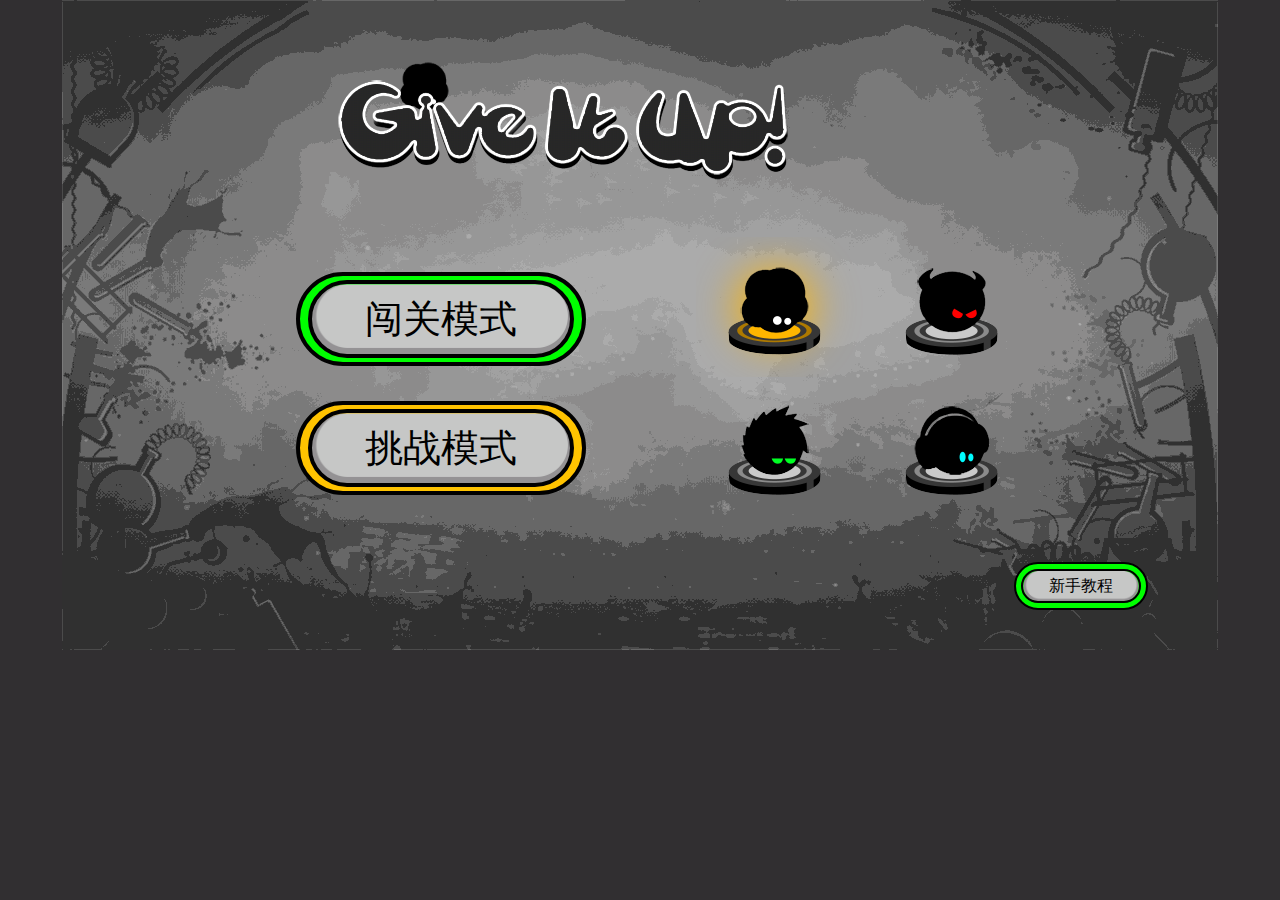
<file: static/lnkjumpIndex.html>
﻿<!DOCTYPE html>
<html>
<head>
<meta charset="UTF-8">
<title>永不放弃Never give up www.bootstrapmb.com</title>
<link rel="shortcut icon" href="./images/lnkjumpGame/images/favicon.ico"/>
<link type="text/css" rel="stylesheet" href="./css/lnkjump.css"/>
</head>
<body>
<div id="background">
	<div class="box index">
		<div class="header">
			<span class="toRight"></span>
			<span class="toLeft"></span>
			<span class="spatter"></span>
		</div>
		<div class="below">
			<div class="btns">
				<span class="btn">
				<i class="normalMode">闯关模式</i>
				</span>
				<span class="btn">
				<i class="challengeMode">挑战模式</i>
				</span>
			</div>
			<div class="character">
				<div class="white">
					<em></em>
					<span class="whiteC"></span>
				</div>
				<div class="red">
					<em></em>
					<span class="redC"></span>
				</div>
				<div class="green">
					<em></em>
					<span class="greenC"></span>
				</div>
				<div class="blue">
					<em></em>
					<span class="blueC"></span>
				</div>
			</div>
		</div>
		<span class="new">
		<i>新手教程</i>
		</span>
	</div>
	<div class="box dead">
		<div class="bg">
		</div>
		<div class="dot">
		</div>
		<div class="monster">
			<em></em>
			<em></em>
		</div>
		<div class="progress">
			 33%
		</div>
		<div class="btns">
			<span class="replay">
			<i></i>
			</span>
			<span class="next">
			<i></i>
			</span>
		</div>
		<div class="menu">
			<span></span>
		</div>
		<audio src="./audios/lnkjumpGame/music/shakeeyes.wav" preload="auto"></audio>
	</div>
	<div class="box victory">
		<div class="bg1">
		</div>
		<div class="bg2">
		</div>
		<div class="right">
			<div class="trigger">
				<div class="glass">
					<div class="ink">
						<i></i>
					</div>
				</div>
				<div class="water">
				</div>
			</div>
			<div class="character">
			</div>
			<div class="plate">
			</div>
			<div class="stars">
			</div>
		</div>
		<div class="progress">
			 100%
		</div>
		<div class="btns">
			<span class="replay">
			<i></i>
			</span>
			<span class="next">
			<i></i>
			</span>
		</div>
		<div class="menu">
			<span></span>
		</div>
	</div>
	<div class="box level">
		<h2>牛刀小试</h2>
		<div class="chooseLevel">
			<div>
			</div>
			<div>
			</div>
			<div>
			</div>
			<div>
			</div>
			<div>
			</div>
			<div>
			</div>
			<div>
			</div>
			<div>
			</div>
			<div>
			</div>
		</div>
		<div class="menu">
			<span></span>
		</div>
	</div>
	<div class="box main">
		<div class="explain">
			<p class="pattern">
			</p>
			<p class="point">
			</p>
		</div>
		<div class="percentage">
		</div>
		<div class="space">
			<span>!</span>
			<p>
				 空格准备
			</p>
		</div>
		<div id="boss">
			<div class="div">
			</div>
		</div>
		<div class="trigger">
			<div class="glass">
				<div class="lnk">
				</div>
			</div>
			<div class="water">
			</div>
		</div>
		<ul id="content">
		</ul>
		<div class="mainMenu">
			<span></span>
		</div>
	</div>
	<div class="transiton" style="display: none">
		<span></span>
		<span></span>
		<span></span>
		<span></span>
		<span></span>
		<span></span>
		<span></span>
		<span></span>
	</div>
</div>
<!---背景音乐-->
<audio src="./audios/lnkjumpGame/music/bgm_01.mp3" id="bgm" preload="auto" loop></audio>
<audio src="./audios/lnkjumpGame/music/nbgm_01.mp3" id="nbgm" preload="auto"></audio>
<audio src="./audios/lnkjumpGame/music/jbgm_01.mp3" id="jbgm" preload="auto"></audio>
<audio src="./audios/lnkjumpGame/music/sbgm.wav" id="sbgm" preload="auto"></audio>
<audio src="./audios/lnkjumpGame/music/gbgm_01.mp3" id="gbgm" preload="auto"></audio>
<audio src="./audios/lnkjumpGame/music/cbgm_01.mp3" id="cbgm" preload="auto"></audio>
<audio src="./audios/lnkjumpGame/music/normal_01.mp3" id="normal" preload="auto" loop></audio>
<audio src="./audios/lnkjumpGame/music/gulu_01.mp3" id="gulu" preload="auto" loop></audio>
<script src="./js/lnkjumpGame/data.js" type="text/javascript" charset="utf-8"></script>
<script src="./js/lnkjumpGame/Mtween.js" type="text/javascript" charset="utf-8"></script>
<script src="./js/lnkjumpGame/index.js" type="text/javascript" charset="utf-8"></script>
</body>
</html>
</file>
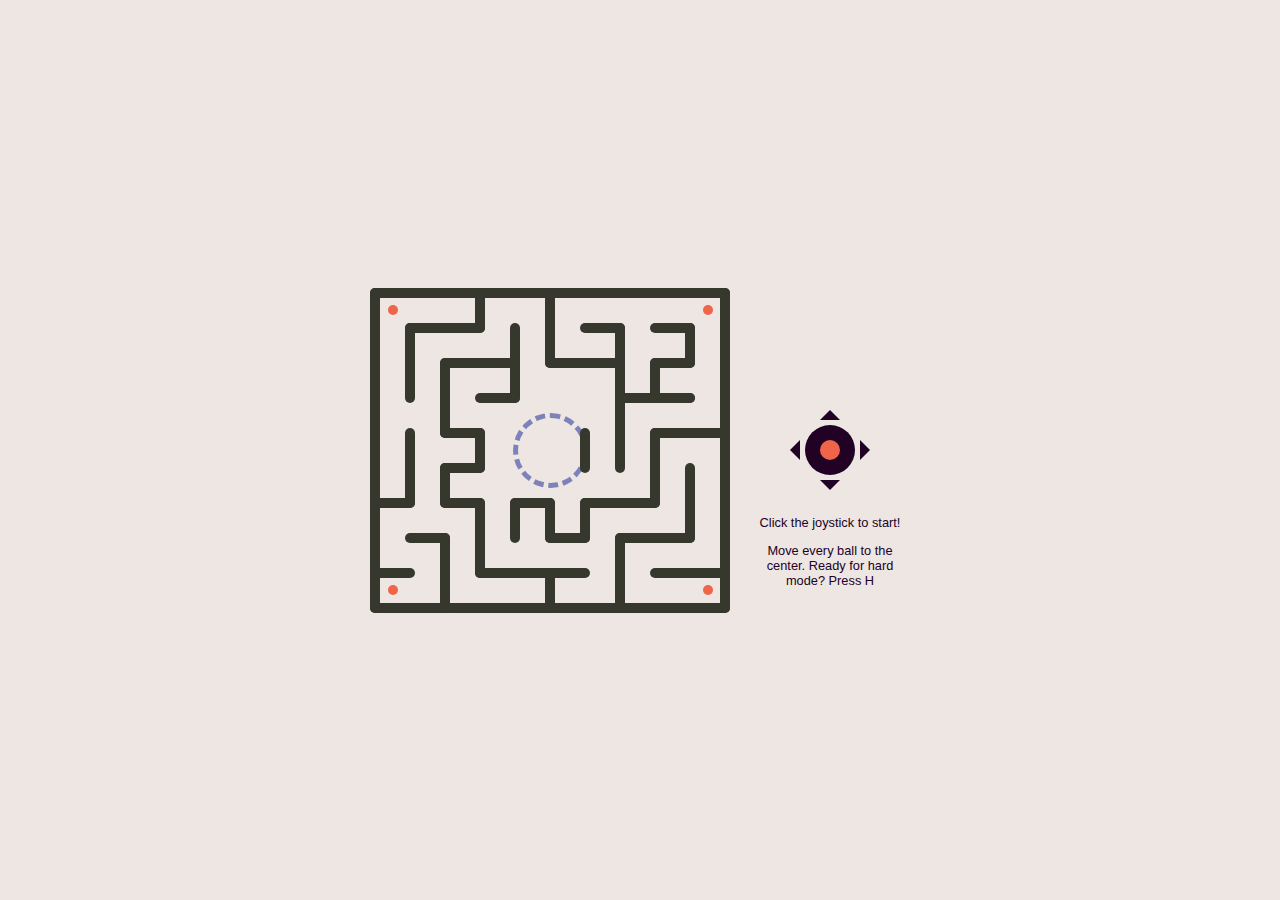
<file: static/mazeIndex.html>
﻿<!DOCTYPE html>
<html lang="en" >
<head>
  <meta charset="UTF-8">
  <title>简单的小球迷宫js小游戏代码 www.bootstrapmb.com</title>
  <link rel="stylesheet" href="./css/mazeGame.css">

</head>
<body>
<!-- partial:index.partial.html -->
<div id="center">
  <div id="game">
    <div id="maze">
      <div id="end"></div>
    </div>
    <div id="joystick">
      <div class="joystick-arrow"></div>
      <div class="joystick-arrow"></div>
      <div class="joystick-arrow"></div>
      <div class="joystick-arrow"></div>
      <div id="joystick-head"></div>
    </div>
    <div id="note">
      Click the joystick to start!
      <p>Move every ball to the center. Ready for hard mode? Press H</p>
    </div>
  </div>
</div>
 
 
<!-- partial -->
  <script  src="./js/mazeGame.js"></script>

</body>
</html>
</file>
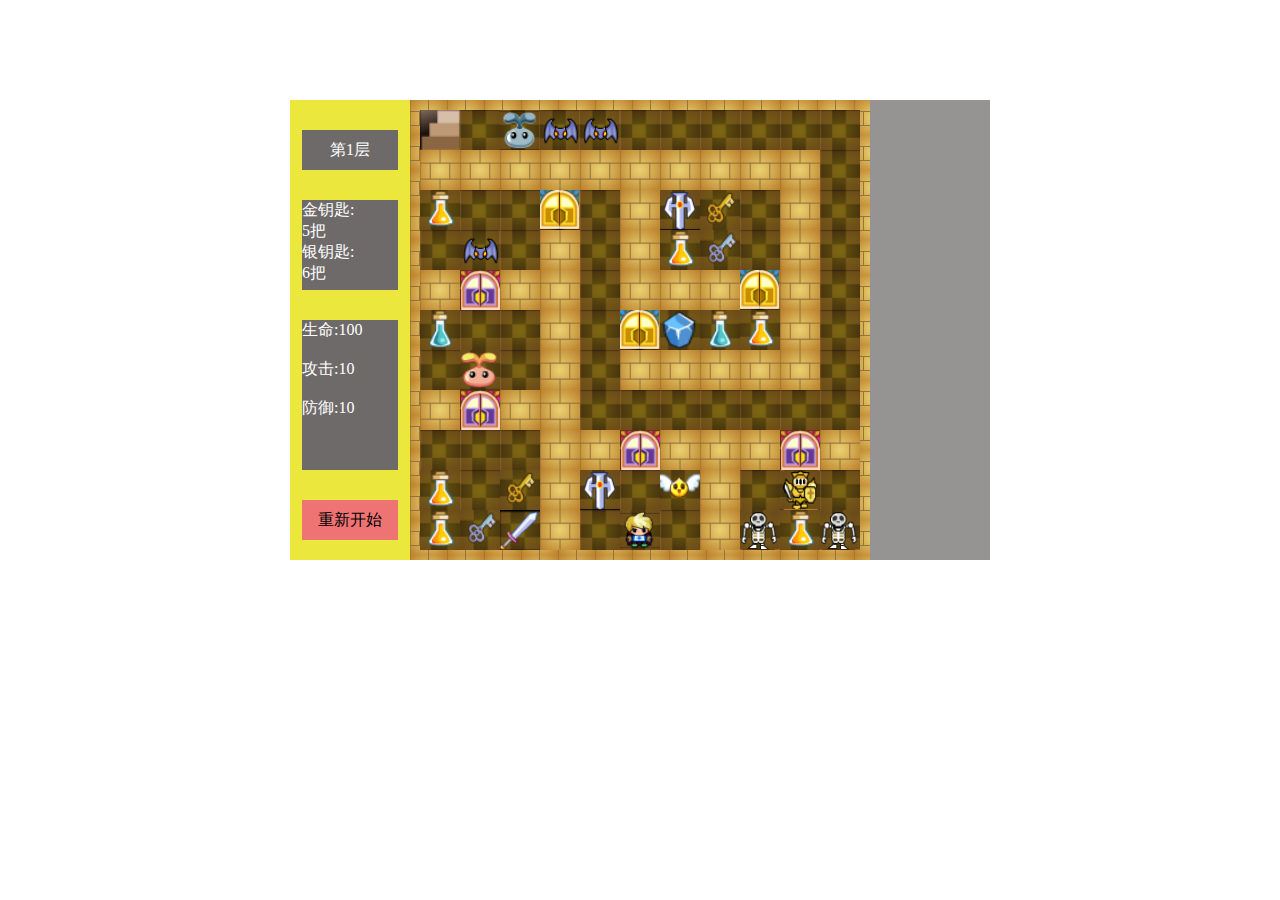
<file: static/motaIndex.html>
<!DOCTYPE html>
<html lang="en">
<head>
<meta charset="UTF-8">
<meta name="viewport" content="width=device-width, initial-scale=1.0">
<meta http-equiv="X-UA-Compatible" content="ie=edge">
<title>Document</title>
<link rel="stylesheet" href="./css/mota.css">
</head>

<body>

<div class="center"></div>

<script src="./js/mota.js"></script>

</body>
</html>
</file>
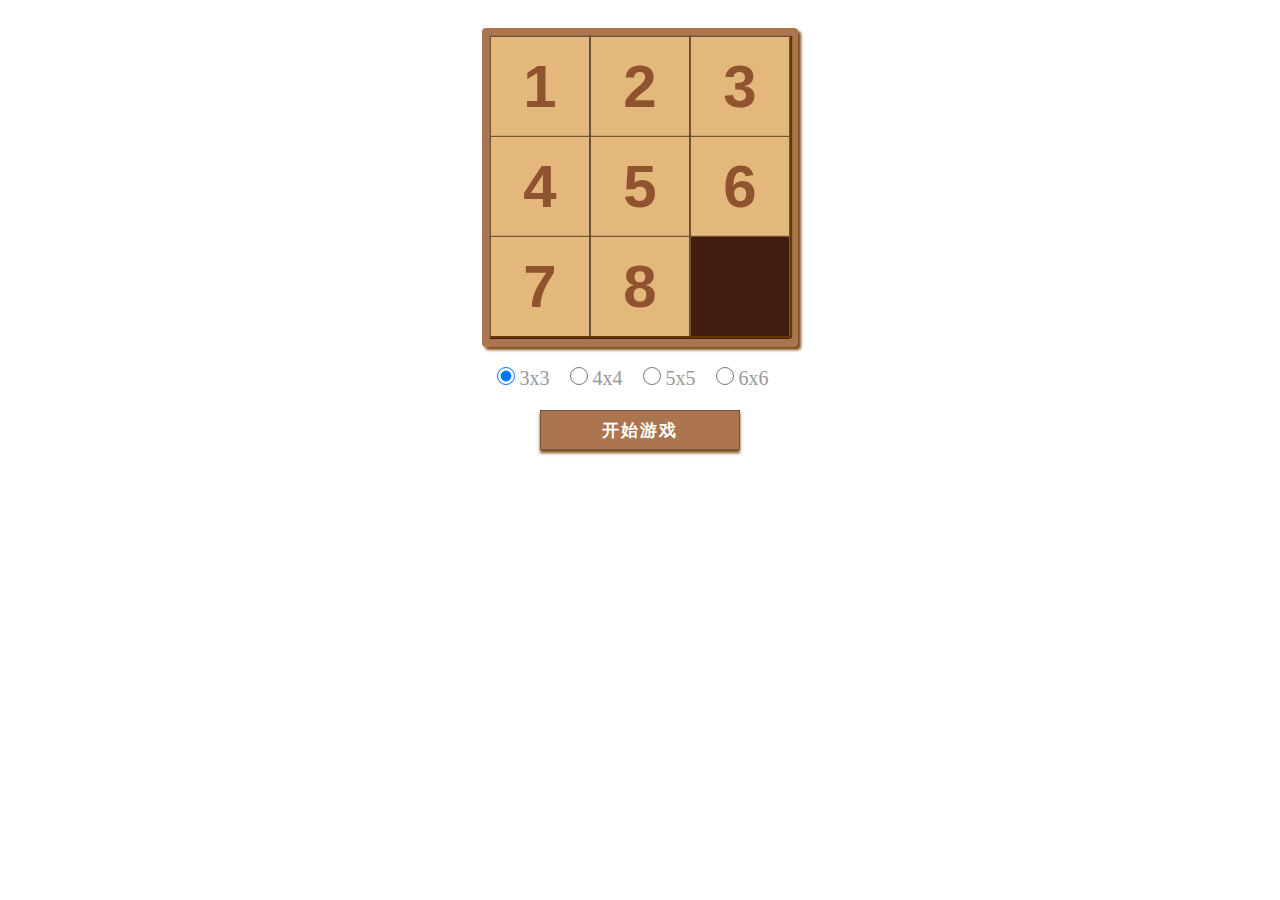
<file: static/sudokuIndex.html>
<!DOCTYPE html>
<html>
<head>
<meta name="viewport" content="width=device-width,initial-scale=1,target-densitydpi=high-dpi,user-scalable=yes">
<meta name="apple-mobile-web-app-status-bar-style" content="black">
<meta name="keywords" content="数字华容道, jQuery在线小游戏, 中国益智游戏, " />
<meta name="description" content="数字华容道, jQuery在线小游戏, 中国益智游戏, " />
<meta name="author" content="对方正在输入...." />
<meta name="Copyright" content="对方正在输入...." />
<meta name="renderer" content="webkit">
<meta name="application-name" content="lvbee" />
<meta charset="UTF-8">
<meta http-equiv="Content-Type" content="text/html; charset=UTF-8">
<meta http-equiv="X-UA-Compatible" content="IE=edge" />
<title>数字华容道</title>
<link href="./css/klotski.css" rel="stylesheet" type="text/css" />
</head>
<body>
	<div style="padding: 20px; text-align: center;">
		<div data-klotski></div>
		<div class="opt-desc">
			<span>
				<input type="radio" name="radix" value="3" checked="checked" />
				3x3
			</span>
			<span>
				<input type="radio" name="radix" value="4" />
				4x4
			</span>
			<span>
				<input type="radio" name="radix" value="5" />
				5x5
			</span>
			<span>
				<input type="radio" name="radix" value="6" />
				6x6
			</span>
		</div>
		<button type="button" class="start">开始游戏</button>
	</div>
</body>
<script src="js/jquery.min.js"></script>
<script type="text/javascript" src="./js/klotski.js"></script>
<script type="text/javascript">
	$(function() {
		var $btn = $('.start');

		var myKlotski = new Klotski('[data-klotski]', $btn);

		$btn.click(function() {
			myKlotski.restart($('[name="radix"]:checked').val());
		});
	});
</script>
</html>
</file>
<file: static/css/lnkjump.css>
* {
  margin: 0;
  padding: 0;
  list-style: none;
  text-decoration: none;
  font-style: normal;
  font-weight: normal;
  font-family: "hupo", "微软雅黑";
}
body {
  background: #312f31;
    overflow: hidden;
}
#background{
  width: 1156px;
  height: 650px;
  margin: 0 auto;
}
.box {
  width: 1156px;
  height: 650px;
  margin: 0 auto;
}
.replay,
.next {
  float: left;
  border-radius: 50%;
  background: #00FF00;
  width: 160px;
  height: 160px;
  background: url(../images/lnkjumpGame/images/btn1.png) no-repeat center;
  background-size: 100% ;
  margin-right: 8px;
  display: flex;
  padding-bottom: 10px;
  align-items: center;
  justify-content: center;
  z-index: 200;
}
.replay i,
.next i {
  display: block;
  position: absolute;
}
.replay i {
  width: 65px;
  height: 68px;
  background: url(../images/lnkjumpGame/images/replay.png) no-repeat center;
}
.replay.selected,
.next.selected {
  background: url(../images/lnkjumpGame/images/btnselect2.png) no-repeat center;
  background-size: 100% ;
}
.next i {
  width: 92px;
  height: 42px;
  background: url(../images/lnkjumpGame/images/next.png) no-repeat center;
}
.progress {
  position: absolute;
  font-size: 106px;
  top: 145px;
  right: -303px;
  font-weight: bold;
  -webkit-text-stroke: 3px #000;
  color: #d8bbbc;
}
.menu {
  display: block;
  box-sizing: border-box;
  border: 2px solid #000;
  border-radius: 50%;
  width: 76px;
  height: 76px;
  position: absolute;
  bottom: 20px;
  right: -76px;
  padding: 3px;
  background: #ffc300;
  cursor: pointer;
  z-index: 20;
}
.menu span {
  display: block;
  width: 66px;
  height: 66px;
  box-sizing: border-box;
  border: 2px solid #000;
  border-radius: 50%;
  background: url(../images/lnkjumpGame/images/menu.png) no-repeat center;
}
.index {
  background: url(../images/lnkjumpGame/images/bg.png) no-repeat center;
  position: relative;
  overflow: hidden;
}
.index .header {
  height: 237px;
  position: relative;
}
.index .header span {
  display: block;
  position: absolute;
}
.index .header .toLeft {
  animation: toleft 1s forwards;
}
.index .header .toRight {
  animation: toright 1s forwards;
}
.index .header span:nth-of-type(1) {
  width: 602px;
  height: 100px;
  left: -600px;
  top: 80px;
  background: url(../images/lnkjumpGame/images/logo.png) no-repeat center;
  z-index: 99;
}
.index .header span:nth-of-type(2) {
  width: 75px;
  height: 98px;
  right: -175px;
  top: 80px;
  background: url(../images/lnkjumpGame/images/3.png) no-repeat center;
  z-index: 99;
}
.index .header span:nth-of-type(3) {
  width: 326px;
  height: 278px;
  right: 165px;
  top: -50px;
  background: url(../images/lnkjumpGame/images/spatter.png) no-repeat center;
  display: none;
}
.index .boss {
  width: 50px;
  height: 50px;
  background: url("../images/lnkjumpGame/images/white.png") no-repeat;
  background-size: 100%;
  position: absolute;
  left: 300px;
  top: 80px;
}
.index .bubble {
  position: absolute;
  background: black;
}
.index .below {
  overflow: hidden;
  width: 770px;
  margin-left: 234px;
  position: relative;
}
.index .btns {
  float: left;
  margin-right: 110px;
}
.index .btn {
  display: block;
  box-sizing: border-box;
  margin-top: 35px;
  height: 94px;
  width: 290px;
  border: 4px solid #000;
  border-radius: 50px;
  padding: 4px 8px;
  cursor: pointer;
}
.index .btn:nth-of-type(1) {
  background: #0f0;
}
.index .btn:nth-of-type(2) {
  background: #ffc300;
}
.index .btn i {
  display: block;
  box-sizing: border-box;
  border: 4px solid #000000;
  height: 78px;
  border-radius: 39px;
  background: url(../images/lnkjumpGame/images/btn.png) no-repeat center;
  text-align: center;
  line-height: 70px;
  font-size: 38px;
  font-family: "hupo";
}
.index .btn:nth-of-type(1).selected i {
  background: url(../images/lnkjumpGame/images/btnselect.png) no-repeat center;
}
.index .btn:nth-of-type(2).selected i {
  background: url(../images/lnkjumpGame/images/btnselect1.png) no-repeat center;
}
.index .character {
  float: left;
  width: 363px;
  overflow: hidden;
}
.index .character div {
  float: left;
  width: 113px;
  padding: 10px 32px 0;
  height: 130px ;
  position: relative;
  cursor: pointer;
}
.index .character div:nth-of-type(1).selected {
  background: url(../images/lnkjumpGame/images/wbg.png) no-repeat -10px center;
  background-size: 100% ;
}
.index .character div:nth-of-type(1).selected em {
  background: url(../images/lnkjumpGame/images/wselect.png) no-repeat center;
}
.index .character div:nth-of-type(2).selected {
  background: url(../images/lnkjumpGame/images/rbg.png) no-repeat -10px center;
  background-size: 95%;
}
.index .character div:nth-of-type(2).selected em {
  background: url(../images/lnkjumpGame/images/rselect.png) no-repeat center;
}
.index .character div:nth-of-type(3).selected {
  background: url(../images/lnkjumpGame/images/gbg.png) no-repeat -10px center;
  background-size: 95% ;
}
.index .character div:nth-of-type(3).selected em {
  background: url(../images/lnkjumpGame/images/gselect.png) no-repeat center;
}
.index .character div:nth-of-type(4).selected {
  background: url(../images/lnkjumpGame/images/bbg.png) no-repeat -10px center;
  background-size: 95% ;
}
.index .character div:nth-of-type(4).selected em {
  background: url(../images/lnkjumpGame/images/bselect.png) no-repeat center;
}
.index .character em {
  position: absolute;
  display: block;
  background: url(../images/lnkjumpGame/images/plate.png) no-repeat center;
  width: 93px;
  height: 39px;
  bottom: 22px;
}
.index .character span {
  display: block;
  width: 93px;
  height: 70px;
  position: absolute;
  bottom: 42px;
}
.index .character .whiteC {
  background: url(../images/lnkjumpGame/images/white.png) no-repeat center;
}
.index .character .redC {
  background: url(../images/lnkjumpGame/images/red.png) no-repeat center;
}
.index .character .greenC {
  background: url(../images/lnkjumpGame/images/green.png) no-repeat center;
}
.index .character .blueC {
  background: url(../images/lnkjumpGame/images/blue.png) no-repeat center;
}
.index .new {
  display: block;
  position: absolute;
  right: 70px;
  bottom: 40px;
  font-weight: normal;
  width: 120px;
  height: 34px;
  padding: 5px;
  background: #00FF00;
  border: 2px solid #000000;
  border-radius: 30px;
  cursor: pointer;
}
.index .new i {
  display: block;
  text-align: center;
  line-height: 30px;
  border: 2px solid #000000;
  border-radius: 17px;
  background: url(../images/lnkjumpGame/images/btn.png) no-repeat center;
  background-size: 100% ;
}
.index .new.selected i {
  background: url(../images/lnkjumpGame/images/btnselect.png) no-repeat center;
  background-size: 100% ;
}
.dead {
  background: url(../images/lnkjumpGame/images/bg.png) no-repeat center;
  position: relative;
  font-family: "hupo";
  overflow: hidden;
}
.dead .bg {
  position: absolute;
  left: 350px;
  bottom: 250px;
  width: 0;
  height: 0;
  border-radius: 50%;
  background: rgba(205, 50, 50, 0.4);
}
.dead .monster {
  position: absolute;
  width: 294px;
  height: 350px;
  background: url(../images/lnkjumpGame/images/dead.png) no-repeat center;
  background-size: 100% ;
  top: 230px;
  left: 230px;
}
.dead .monster em {
  background: #fff;
  width: 13px;
  height: 10px;
  display: block;
  border-radius: 50%;
  position: absolute;
  left: 140px ;
  top: 100px;
}
.dead .monster em:nth-of-type(2) {
  width: 11px;
  left: 120px;
}
@keyframes movedown {
  from {
    top: 230px;
  }
  to {
    top: 330px;
  }
}
.dead .moveDown {
  animation: movedown 8s 0.5s forwards;
}
.dead .dot {
  position: absolute;
  width: 510px;
  height: 440px;
  background: url(../images/lnkjumpGame/images/dot.png) no-repeat center;
  left: 180px;
  top: 20px;
}
.dead .btns {
  position: absolute;
  bottom: 170px;
  right: -336px;
}
.victory {
  background: url(../images/lnkjumpGame/images/bg.png) no-repeat center;
  position: relative;
  overflow: hidden;
  z-index: 1;
}
@keyframes rotats {
  from {
    transform: rotate(0deg);
  }
  to {
    transform: rotate(360deg);
  }
}
@keyframes rotats1 {
  from {
    transform: rotate(0deg);
  }
  to {
    transform: rotate(-360deg);
  }
}
.victory .bg1 {
  width: 3000px;
  height: 3000px;
  position: absolute;
  z-index: 2;
  background: url(../images/lnkjumpGame/images/light.png) no-repeat;
  background-size: 100% ;
  left: -1075px;
  top: -470px;
  opacity: 0.2;
  transform-origin: 1475px 910px;
  animation: rotats 7s linear infinite;
}
.victory .bg2 {
  width: 3000px;
  height: 3000px;
  left: -1075px;
  top: -470px;
  position: absolute;
  z-index: 3;
  background: url(../images/lnkjumpGame/images/light.png) no-repeat;
  background-size: 100% ;
  opacity: 0.1;
  transform-origin: 1475px 910px;
  animation: rotats1 7s linear infinite;
}
.victory .right {
  width: 550px;
  height: 650px;
  position: absolute;
  z-index: 11;
}
.victory .right .trigger {
  background: url("../images/lnkjumpGame/images/machine.png") no-repeat;
  width: 277px;
  height: 328px;
  position: absolute;
  right: 0;
  top: 0px;
  z-index: 89;
}
.victory .right .glass {
  position: absolute;
  width: 76px;
  height: 76px;
  left: 87px;
  top: 101px;
  background: url("../images/lnkjumpGame/images/machine_b.png");
  overflow: hidden;
  border-radius: 50%;
  z-index: 89;
}
.victory .right .glass .ink {
  height: 0px;
  width: 76px;
  position: absolute;
  bottom: 0px;
  z-index: 99;
  background: #001920;
}
.victory .right .glass .ink i {
  display: none;
  background: #001920;
  width: 40px;
  height: 35px;
  border-radius: 50%;
  position: absolute;
  left: 30px;
  bottom: 0;
}
.victory .right .plate {
  width: 429px;
  height: 215px;
  background: url(../images/lnkjumpGame/images/plates.png) no-repeat;
  position: absolute;
  left: 70px;
  bottom: 90px;
  opacity: 0.8;
  z-index: 1;
}
.victory .right .character {
  position: absolute;
  width: 80px;
  height: 80px;
  left: 360px;
  top: 400px;
  background-size: 100%;
  border-radius: 50%;
}
.victory .right .stars {
  width: 1165px;
  height: 650px;
  position: absolute;
}
.victory .right .stars i {
  width: 20px;
  height: 20px;
  position: absolute;
  display: block;
  left: 385px;
  top: 450px;
  z-index: 0;
  transform: rotate(0deg);
  transition: z-index 1.8s, transform 3s;
}
.victory .btns {
  position: absolute;
  right: -336px;
  bottom: 170px;
  z-index: 20;
}
.victory .progress {
  color: #00FF00;
}
.level {
  background: url(../images/lnkjumpGame/images/bg.png) no-repeat center;
  position: relative;
}
.level h2 {
  font-size: 48px;
  text-align: center;
  height: 94px;
  line-height: 94px;
  font-weight: bold;
  -webkit-text-stroke: 1px rgba(255, 255, 255, 0.5);
  font-family: "hupo";
}
.level .chooseLevel {
  position: absolute;
  left: 376px;
  top: 94px;
  width: 418px;
}
.level .chooseLevel div {
  width: 128px;
  height: 128px;
  margin-right: 10px;
  margin-top: 22px;
  float: left;
  background: url(../images/lnkjumpGame/images/btn3.png) no-repeat center;
  background-size: 100%;
  font-size: 70px;
  line-height: 128px;
  text-align: center;
  font-weight: bold;
  font-family: "hupo";
}
.level .chooseLevel .levelOpen {
  background: url(../images/lnkjumpGame/images/btn1.png) no-repeat center;
}
.level .menu {
  right: 28px !important;
}
.transiton {
  width: 1166px;
  height: 650px;
  position: absolute;
  top: 0;
  overflow: hidden;
  z-index: 999;
}
@keyframes beginOne {
  0% {
    top: -600px;
    box-shadow: 0 0 0px 0px #000;
  }
  40% {
    top: 70px;
    box-shadow: 0px -100px 0px 100px #000000;
  }
  60% {
    top: 70px;
    box-shadow: 0px -100px 0px 100px #000000;
  }
  100% {
    top: -600px;
    box-shadow: 0px -100px 0px 100px #000000;
  }
}
@keyframes beginTwo {
  0% {
    bottom: -500px;
    box-shadow: 0 0 0px 0px #000;
  }
  40% {
    bottom: 100px;
    box-shadow: 0px 100px 0px 100px #000;
  }
  60% {
    bottom: 100px;
    box-shadow: 0px 100px 0px 100px #000;
  }
  100% {
    bottom: -500px;
    box-shadow: 0px 100px 0px 100px #000;
  }
}
@keyframes beginThree {
  0% {
    left: -600px;
    box-shadow: -100px 0 0px 100px #000000;
  }
  40% {
    left: 200px;
    box-shadow: -100px 0 0px 100px #000000;
  }
  60% {
    left: 200px;
    box-shadow: -100px 0 0px 100px #000000;
  }
  100% {
    left: -600px;
    box-shadow: -100px 0 0px 100px #000000;
  }
}
@keyframes beginFour {
  0% {
    right: -600px;
    box-shadow: 100px 0 0px 100px #000;
  }
  40% {
    right: 200px;
    box-shadow: 100px 0 0px 100px #000;
  }
  60% {
    right: 200px;
    box-shadow: 100px 0 0px 100px #000;
  }
  100% {
    right: -600px;
    box-shadow: 100px 0 0px 100px #000;
  }
}
.transiton span {
  display: block;
  background: #000;
  border-radius: 50%;
  position: absolute;
}
.transiton .left {
  animation: beginThree 2s linear forwards;
}
.transiton span:nth-of-type(1) {
  width: 600px;
  height: 700px;
  left: -600px;
}
.transiton .up {
  animation: beginOne 2s linear forwards;
}
.transiton span:nth-of-type(2) {
  width: 400px;
  height: 500px;
  left: 0px;
}
.transiton span:nth-of-type(3) {
  width: 550px;
  height: 500px;
  left: 400px;
}
.transiton span:nth-of-type(4) {
  width: 400px;
  height: 500px;
  left: 800px;
}
.transiton .right {
  animation: beginFour 2s linear forwards;
}
.transiton span:nth-of-type(5) {
  width: 600px;
  height: 700px;
  right: -600px;
}
.transiton .down {
  animation: beginTwo 2s linear forwards;
}
.transiton span:nth-of-type(6) {
  width: 400px;
  height: 500px;
  left: 800px;
}
.transiton span:nth-of-type(7) {
  width: 550px;
  height: 500px;
  left: 400px;
}
.transiton span:nth-of-type(8) {
  width: 400px;
  height: 500px;
  left: 0px;
}
.main {
  background: url(../images/lnkjumpGame/images/bg.png);
  color: #fff;
  position: relative;
  overflow: hidden;
}
.main ul {
  position: absolute;
  left: 0px;
  top: 500px;
  list-style: none;
}
.main span,
.main strong,
.main em,
.main i {
  display: block;
}
.main li {
  float: left;
  width: 93px;
  position: absolute;
  bottom: 0px;
}
.main li span {
  background: url("../images/lnkjumpGame/images/plate.png");
  width: 93px;
  height: 39px;
  position: absolute;
  bottom: 0px;
  z-index: 99;
}
.main li strong {
  background: url("../images/lnkjumpGame/images/bottom.png");
  position: absolute;
  bottom: 0px;
  width: 92px;
}
.main li em {
  background: url("../images/lnkjumpGame/images/fire.png");
  transform: rotate(180deg);
  width: 92px;
  height: 54px;
  position: absolute;
}
.main li i {
  width: 135px;
  height: 135px;
  position: absolute;
  left: -18px;
  bottom: -38px;
}
.main li .red {
  background: url("../images/lnkjumpGame/images/redz.png");
}
.main li .green {
  background: url("../images/lnkjumpGame/images/greenz.png");
  display: none;
}
.main .hover {
  background: url("../images/lnkjumpGame/images/gselect.png");
}
.main .di {
  height: 92px;
  background-position: 0 -156px;
}
.main .di_gb {
  left: -18px;
  bottom: 40px;
}
.main .zhong {
  height: 174px;
  background-position: 0 -74px;
}
.main .zhong_bg {
  left: -22px;
  bottom: 120px;
}
.main .gao {
  height: 248px;
}
.main .gao_bg {
  left: -18px;
  bottom: 190px;
}
.main .fire {
  background: url("../images/lnkjumpGame/images/fire.png");
  height: 54px;
}
.main ._3 span {
  bottom: 77px;
}
.main ._4 span {
  bottom: 77px;
}
.main ._5 span {
  bottom: 149px ;
}
.main ._6 span {
  bottom: 149px ;
}
.main ._7 span {
  bottom: 223px;
}
.main ._8 span {
  bottom: 223px;
}
.main ._9 em {
  bottom: 265px;
  z-index: 99;
}
.main .huo_d {
  left: -18px;
  bottom: 225px;
}
.main ._10 em {
  bottom: 347px;
  z-index: 99;
}
.main ._11 span {
  bottom: 149px;
}
.main ._11 em {
  bottom: 398px;
  z-index: 99;
}
.main ._0 span {
  background: url("../images/lnkjumpGame/images/zhongdian.png");
  height: 239px;
  width: 191px;
  left: -47px;
  bottom: -70px;
}
.main .huo_g {
  left: -18px;
  bottom: 360px;
}
.main #boss {
  width: 76px;
  height: 70px;
  position: absolute;
  left: 310px;
  top: 410px;
  z-index: 999;
  display: none;
}
.main #boss div {
  background: url("../images/lnkjumpGame/images/white.png") no-repeat;
  width: 76px;
  height: 70px;
  position: relative;
}
.main .space {
  font-size: 30px;
  position: absolute;
  left: 500px;
  top: 50px;
  color: #00ff00;
  display: none;
}
.main .space span {
  margin-right: 10px;
  display: inline-block;
}
.main .space p {
  display: inline-block;
}
.main .percentage {
  font-size: 80px;
  opacity: .3;
  position: absolute;
  left: 500px;
  top: 150px;
  color: #fff;
  display: none;
}
.main .bubble {
  position: absolute;
  background: black;
}
.main .trigger {
  background: url("../images/lnkjumpGame/images/machine.png") no-repeat;
  width: 277px;
  height: 328px;
  position: absolute;
  left: 220px;
  top: 0px;
}
.main .water {
  position: absolute;
  width: 0px;
  height: 0px;
  background: url(../images/lnkjumpGame/images/water.png) no-repeat center;
  background-size: 100% ;
  top: 320px;
  left: 124px;
  z-index: 999;
}
.main .glass {
  position: absolute;
  width: 76px;
  height: 76px;
  left: 87px;
  top: 101px;
  background: url("../images/lnkjumpGame/images/machine_b.png");
  overflow: hidden;
  border-radius: 50%;
}
.main .glass .lnk {
  height: 35px;
  width: 76px;
  position: absolute;
  bottom: 0px;
  z-index: 99;
  background: #001920;
}
.main .explain {
  position: absolute;
  top: 260px;
  left: 1300px;
  font-size: 20px;
  text-align: center;
  line-height: 30px;
  min-width: 100px;
}
.main .mainMenu {
  display: block;
  box-sizing: border-box;
  border: 2px solid #000;
  border-radius: 50%;
  width: 76px;
  height: 76px;
  position: absolute;
  bottom: 20px;
  left: 38px;
  padding: 3px;
  background: #ffc300;
  cursor: pointer;
  z-index: 20;
}
.main .mainMenu span {
  display: block;
  width: 66px;
  height: 66px;
  box-sizing: border-box;
  border: 2px solid #000;
  border-radius: 50%;
  background: url(../images/lnkjumpGame/images/menu.png) no-repeat center;
}

canvas {
    display: block;
    left: 0;
    position: absolute;
    top: 0;
    background: #312f31;
}
</file>
<file: static/css/mazeGame.css>
body {
    /* https://coolors.co/f06449-ede6e3-7d82b8-36382e-613f75  */
    --background-color: #ede6e3;
    --wall-color: #36382e;
    --joystick-color: #210124;
    --joystick-head-color: #f06449;
    --ball-color: #f06449;
    --end-color: #7d82b8;
    --text-color: #210124;
  
    font-family: "Segoe UI", Tahoma, Geneva, Verdana, sans-serif;
    background-color: var(--background-color);
  }
  
  html,
  body {
    height: 100%;
    margin: 0;
  }
  
  #center {
    display: flex;
    align-items: center;
    justify-content: center;
    height: 100%;
  }
  
  #game {
    display: grid;
    grid-template-columns: auto 150px;
    grid-template-rows: 1fr auto 1fr;
    gap: 30px;
    perspective: 600px;
  }
  
  #maze {
    position: relative;
    grid-row: 1 / -1;
    grid-column: 1;
    width: 350px;
    height: 315px;
    display: flex;
    justify-content: center;
    align-items: center;
  }
  
  #end {
    width: 65px;
    height: 65px;
    border: 5px dashed var(--end-color);
    border-radius: 50%;
  }
  
  #joystick {
    position: relative;
    background-color: var(--joystick-color);
    border-radius: 50%;
    width: 50px;
    height: 50px;
    display: flex;
    align-items: center;
    justify-content: center;
    margin: 10px 50px;
    grid-row: 2;
  }
  
  #joystick-head {
    position: relative;
    background-color: var(--joystick-head-color);
    border-radius: 50%;
    width: 20px;
    height: 20px;
    cursor: grab;
  
    animation-name: glow;
    animation-duration: 0.6s;
    animation-iteration-count: infinite;
    animation-direction: alternate;
    animation-timing-function: ease-in-out;
    animation-delay: 4s;
  }
  
  @keyframes glow {
    0% {
      transform: scale(1);
    }
    100% {
      transform: scale(1.2);
    }
  }
  
  .joystick-arrow:nth-of-type(1) {
    position: absolute;
    bottom: 55px;
  
    width: 0;
    height: 0;
    border-left: 10px solid transparent;
    border-right: 10px solid transparent;
  
    border-bottom: 10px solid var(--joystick-color);
  }
  
  .joystick-arrow:nth-of-type(2) {
    position: absolute;
    top: 55px;
  
    width: 0;
    height: 0;
    border-left: 10px solid transparent;
    border-right: 10px solid transparent;
  
    border-top: 10px solid var(--joystick-color);
  }
  
  .joystick-arrow:nth-of-type(3) {
    position: absolute;
    left: 55px;
  
    width: 0;
    height: 0;
    border-top: 10px solid transparent;
    border-bottom: 10px solid transparent;
  
    border-left: 10px solid var(--joystick-color);
  }
  
  .joystick-arrow:nth-of-type(4) {
    position: absolute;
    right: 55px;
  
    width: 0;
    height: 0;
    border-top: 10px solid transparent;
    border-bottom: 10px solid transparent;
  
    border-right: 10px solid var(--joystick-color);
  }
  
  #note {
    grid-row: 3;
    grid-column: 2;
    text-align: center;
    font-size: 0.8em;
    color: var(--text-color);
    transition: opacity 2s;
  }
  
  a:visited {
    color: inherit;
  }
  
  .ball {
    position: absolute;
    margin-top: -5px;
    margin-left: -5px;
    border-radius: 50%;
    background-color: var(--ball-color);
    width: 10px;
    height: 10px;
  }
  
  .wall {
    position: absolute;
    background-color: var(--wall-color);
    transform-origin: top center;
    margin-left: -5px;
  }
  
  .wall::before,
  .wall::after {
    display: block;
    content: "";
    width: 10px;
    height: 10px;
    background-color: inherit;
    border-radius: 50%;
    position: absolute;
  }
  
  .wall::before {
    top: -5px;
  }
  
  .wall::after {
    bottom: -5px;
  }
  
  .black-hole {
    position: absolute;
    margin-top: -9px;
    margin-left: -9px;
    border-radius: 50%;
    background-color: black;
    width: 18px;
    height: 18px;
  }
  
  #youtube,
  #youtube-card {
    display: none;
  }
  
  @media (min-height: 425px) {
    /** Youtube logo by https://codepen.io/alvaromontoro */
    #youtube {
      z-index: 2;
      display: block;
      width: 100px;
      height: 70px;
      position: absolute;
      bottom: 20px;
      right: 20px;
      background: red;
      border-radius: 50% / 11%;
      transform: scale(0.8);
      transition: transform 0.5s;
    }
  
    #youtube:hover,
    #youtube:focus {
      transform: scale(0.9);
    }
  
    #youtube::before {
      content: "";
      display: block;
      position: absolute;
      top: 7.5%;
      left: -6%;
      width: 112%;
      height: 85%;
      background: red;
      border-radius: 9% / 50%;
    }
  
    #youtube::after {
      content: "";
      display: block;
      position: absolute;
      top: 20px;
      left: 40px;
      width: 45px;
      height: 30px;
      border: 15px solid transparent;
      box-sizing: border-box;
      border-left: 30px solid white;
    }
  
    #youtube span {
      font-size: 0;
      position: absolute;
      width: 0;
      height: 0;
      overflow: hidden;
    }
  
    #youtube:hover + #youtube-card {
      display: block;
      position: absolute;
      bottom: 12px;
      right: 10px;
      padding: 25px 130px 25px 25px;
      width: 300px;
      background-color: white;
    }
  }
</file>
<file: static/css/mota.css>
* {
    padding: 0;
    margin: 0;
}

.center {
    height: 460px;
    width: 700px;
    margin: 100px auto;
    background-color: rgb(150, 147, 147);
}

.yxibox {
    height: 460px;
    width: 460px;
    margin: 0 auto;
    zoom: 1;
    box-sizing: border-box;
    background-image: url(../images/mota/img/q.png);
    padding: 10px;
}

.guaiwu1 {
    background-image: url(../images/mota/img/1.png);
}

.guaiwu2 {
    background-image: url(../images/mota/img/2.png);
}

.guaiwu3 {
    background-image: url(../images/mota/img/3.png);
}

.guaiwu4 {
    background-image: url(../images/mota/img/4.png);
}

.guaiwu5 {
    background-image: url(../images/mota/img/5.png);
}

.guaiwu6 {
    background-image: url(../images/mota/img/6.png);
}

.guaiwu7 {
    background-image: url(../images/mota/img/7.png);
}

.guaiwu8 {
    background-image: url(../images/mota/img/8.png);
}

.guaiwu9 {
    background-image: url(../images/mota/img/9.png);
}

.gezi {
    height: 40px;
    width: 40px;
    box-sizing: border-box;
    background-repeat: no-repeat;
    background-size: 100% 100%;
    float: left;
}

.lu {
    background-image: url(../images/mota/img/bg.png);
}

.qiang {
    background-image: url(../images/mota/img/q.png);
}

.men1 {
    background-image: url(../images/mota/img/m1.png);
}

.men2 {
    background-image: url(../images/mota/img/m2.png);
}

.renwu {
    background-image: url(../images/mota/img/rw.png);
}

.loti1 {
    background-image: url(../images/mota/img/lt1.png);
}

.loti2 {
    background-image: url(../images/mota/img/lt2.png);
}

.daoju1 {
    background-image: url(../images/mota/img/bz.png);
}

.daoju2 {
    background-image: url(../images/mota/img/dun.png);
}

.daoju3 {
    background-image: url(../images/mota/img/j.png);
}

.daoju4 {
    background-image: url(../images/mota/img/jl.png);
}

.daoju5 {
    background-image: url(../images/mota/img/ys1.png);
}

.daoju6 {
    background-image: url(../images/mota/img/ys2.png);
}

.daoju7 {
    background-image: url(../images/mota/img/yshi1.png);
}

.daoju8 {
    background-image: url(../images/mota/img/yshi2.png);
}


.censhu {
    height: 40px;
    width: 80%;
    text-align: center;
    margin: 30px auto;
    line-height: 40px;
    color: white;
    background-color: rgb(110, 106, 106);
}

.die {
    height: 100px;
    width: 200px;
    background-color: red;
    font-size: 18px;
    position: absolute;
    margin-left: 150px;
    margin-top: 150px;
    text-align: center;
    line-height: 50px;
    border-radius: 20px;
}
.agin{
    height: 50px;
    width: 100%;
    cursor: pointer;
    background-color: rgb(84, 81, 81);
    border-radius: 0 0 20px 20px;
}

.xingxikuang {
    height: 460px;
    width: 120px;
    margin-left: -130px;
    margin-top: -10px;
    position: absolute;
    background-color: rgb(236, 231, 60);
}

.keynumber {
    height: 90px;
    width: 80%;
    margin: 30px auto;
    color: white;
    background-color: rgb(110, 106, 106);
}

.views {
    height: 150px;
    width: 80%;
    margin: 30px auto;
    color: white;
    background-color: rgb(110, 106, 106);
}

.onceaggin {
    height: 40px;
    width: 80%;
    background-color:rgb(238, 116, 116);
    text-align: center;
    line-height: 40px;
    margin: 0 auto;
    cursor: pointer;
}
</file>
<file: static/css/klotski.css>
/* layui.css */
.layui-col-space1 {
	margin: -.5px;
}

.layui-col-xs1 {
	float: left;
	position: relative;
	display: block;
	box-sizing: border-box;
}
/* auto css */
.box {
	width: 300px;
	height: 300px;
	margin: 0 auto;
	border: 8px solid #aa754f;
	position: relative;
	background: #421c0f;
	padding-bottom: 3px;
	border-radius: 4px;
	box-shadow: 3px 3px 3px #7d4d14;
}

.box .box-item.no-num div {
	background: #421c0f;
}

.box .box-item div {
	border: 1px solid #6d543a;
	box-sizing: border-box;
	text-align: center;
	height: 100%;
	background: #e4b77c;
	box-shadow: 1px 1px 1px 1px #673800;
	border-bottom: 0;
	color: #8f532f;
	font-weight: bold;
	font-family: tahoma, arial, sans-serif;
	cursor: pointer;
}

.start {
	width: 200px;
	height: 40px;
	background: #aa754f;
	box-shadow: 0 3px 3px #7d4d14;
	margin: 10px auto;
	display: block;
	transition: box-shadow .5s;
	color: #ffffff;
	border: 1px solid #6d543a;
	cursor: pointer;
	font-size: 17px;
	font-weight: bold;
	letter-spacing: 2px;
}

.start:hover {
	box-shadow: 0 3px 3px #000;
}

.opt-desc {
	width: 320px;
	margin: 20px auto;
	text-align: center;
}

.opt-desc span {
	font-size: 20px;
	margin-right: 15px;
	color: #999;
}

.opt-desc input {
	width: 18px;
	height: 18px;
	margin: 0;
}
</file>
